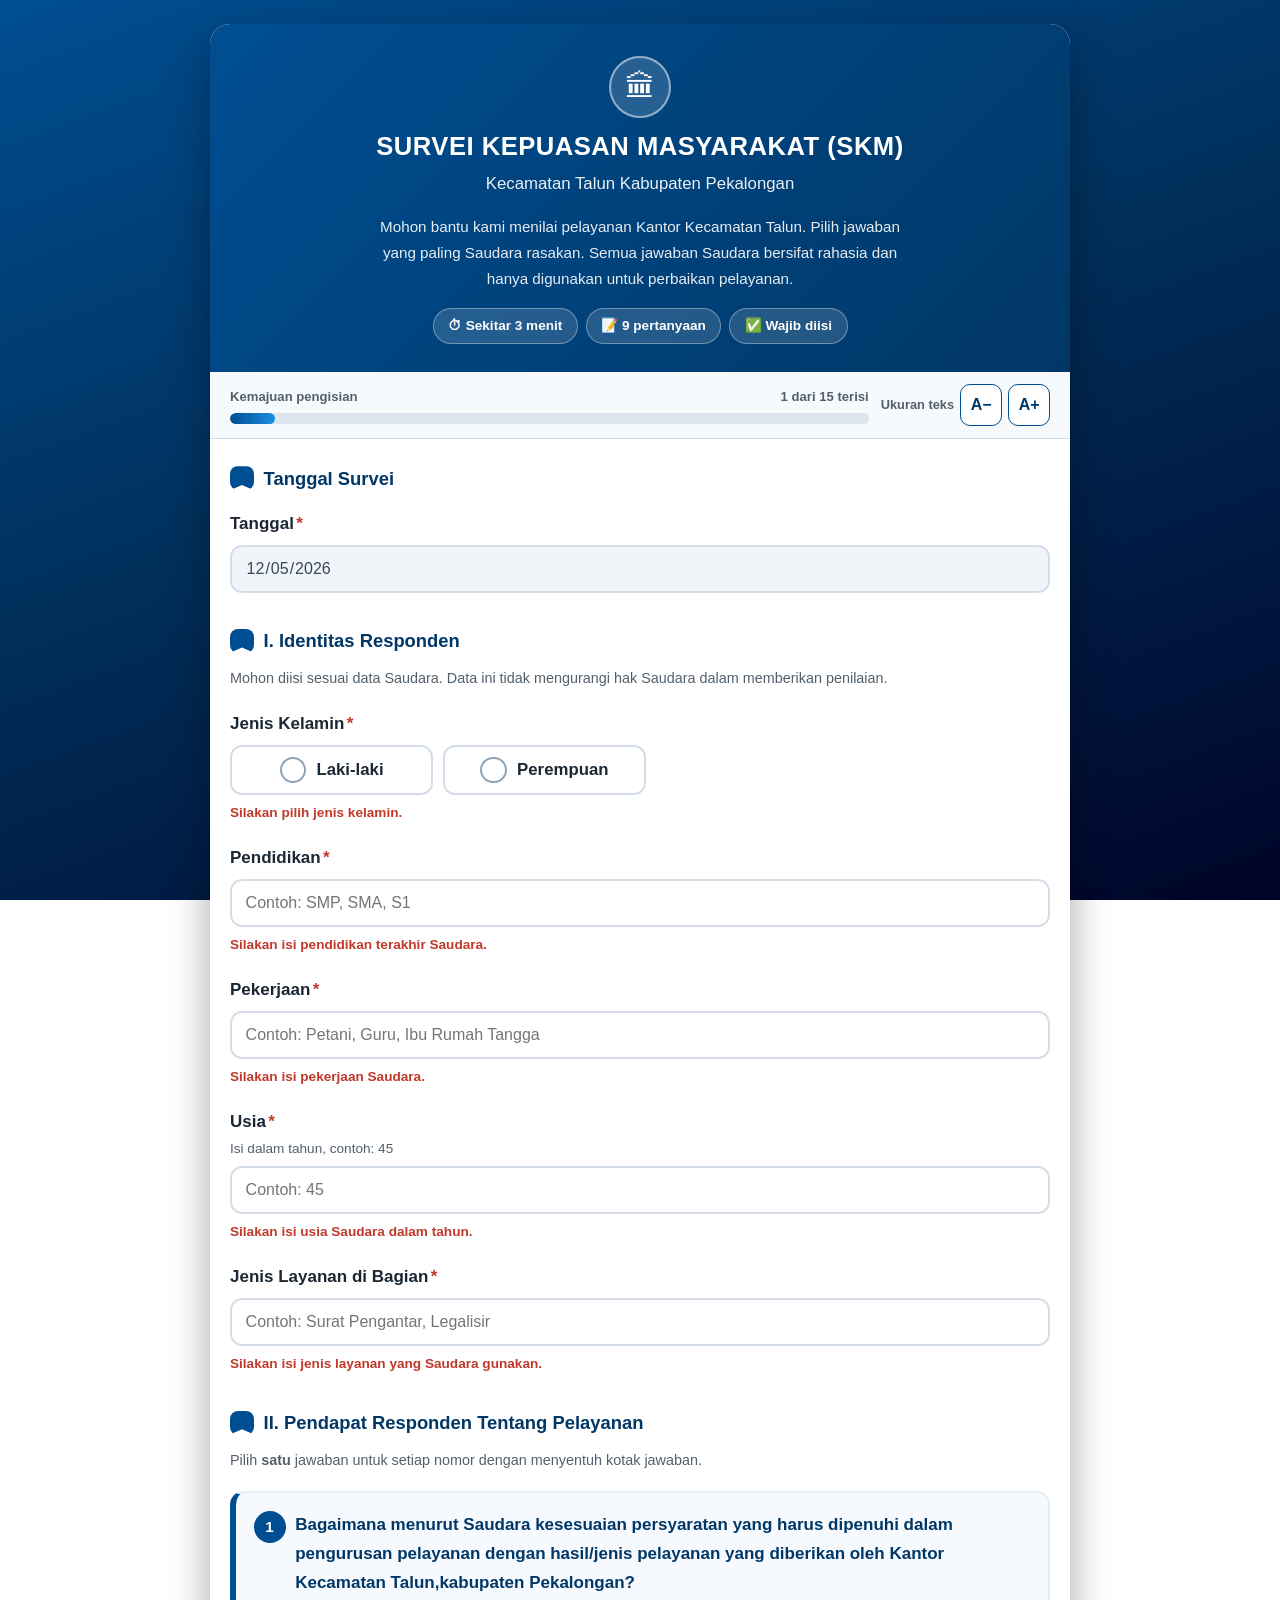
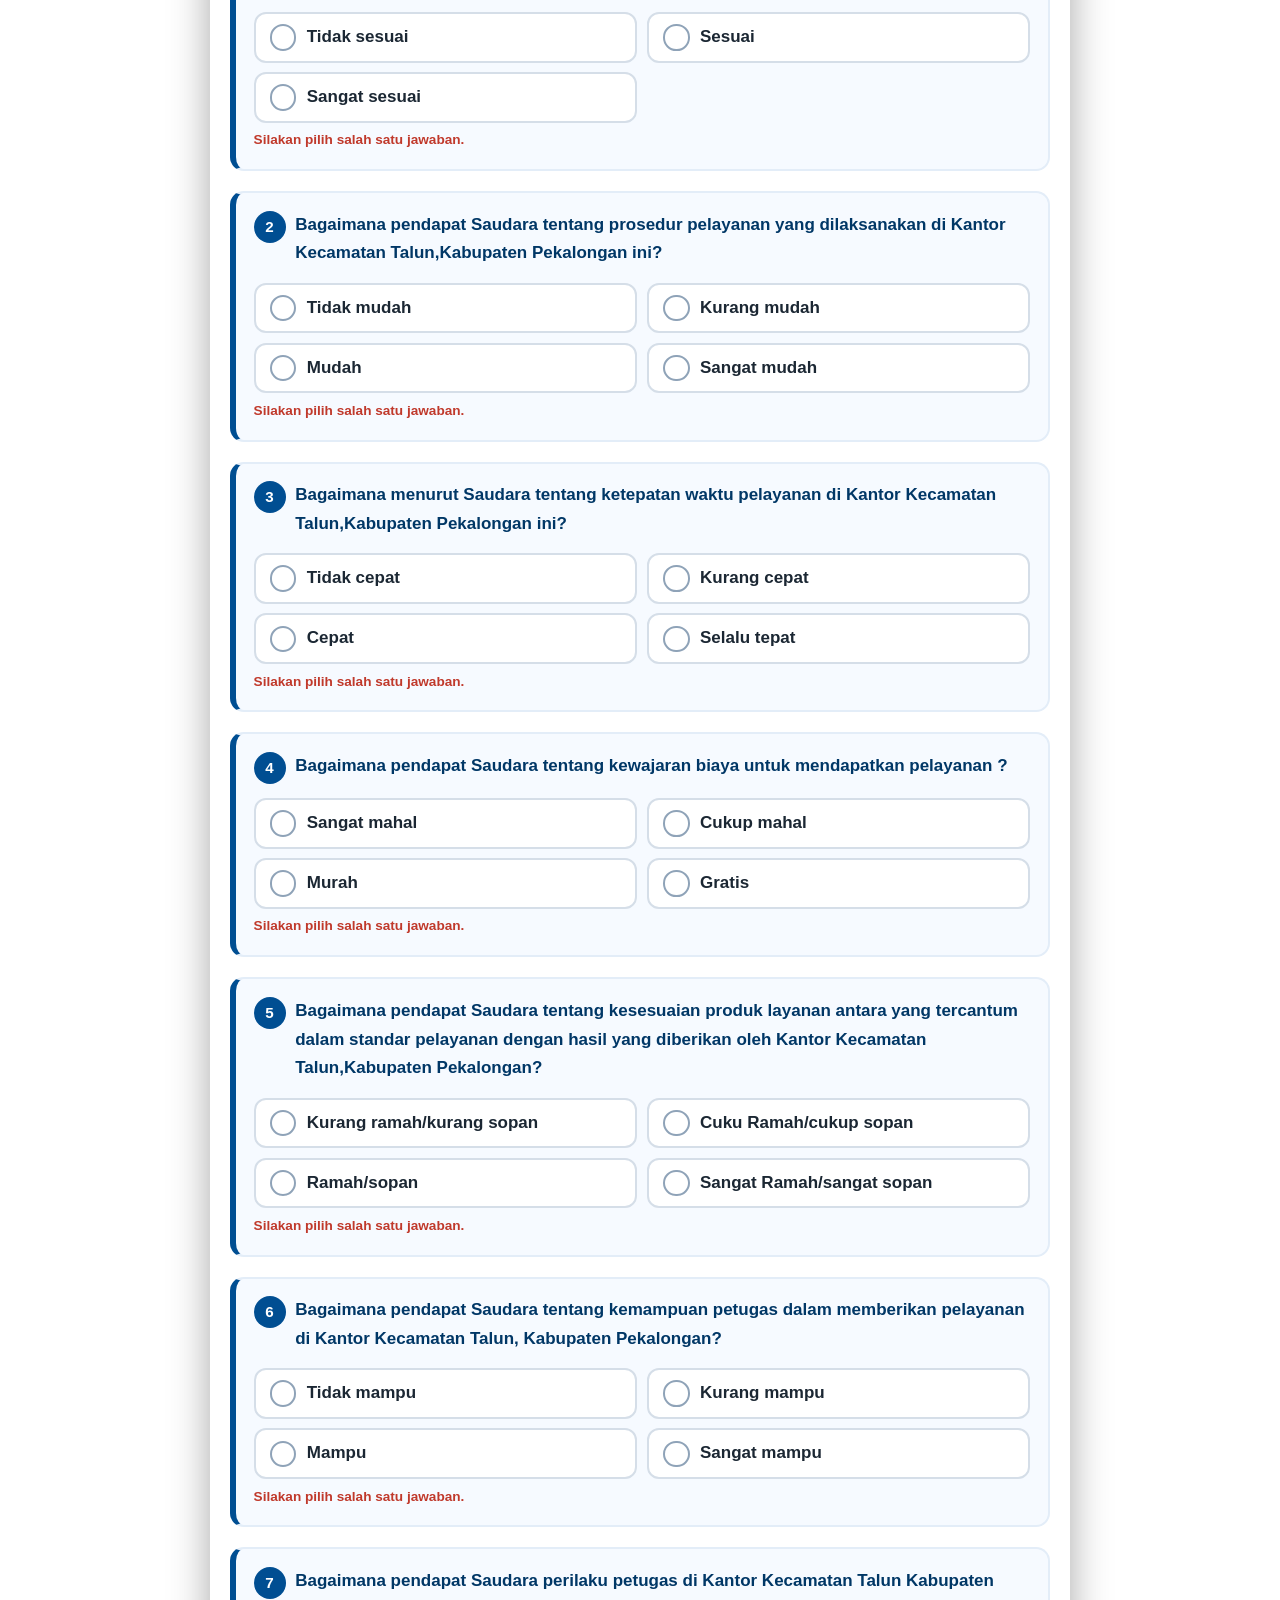
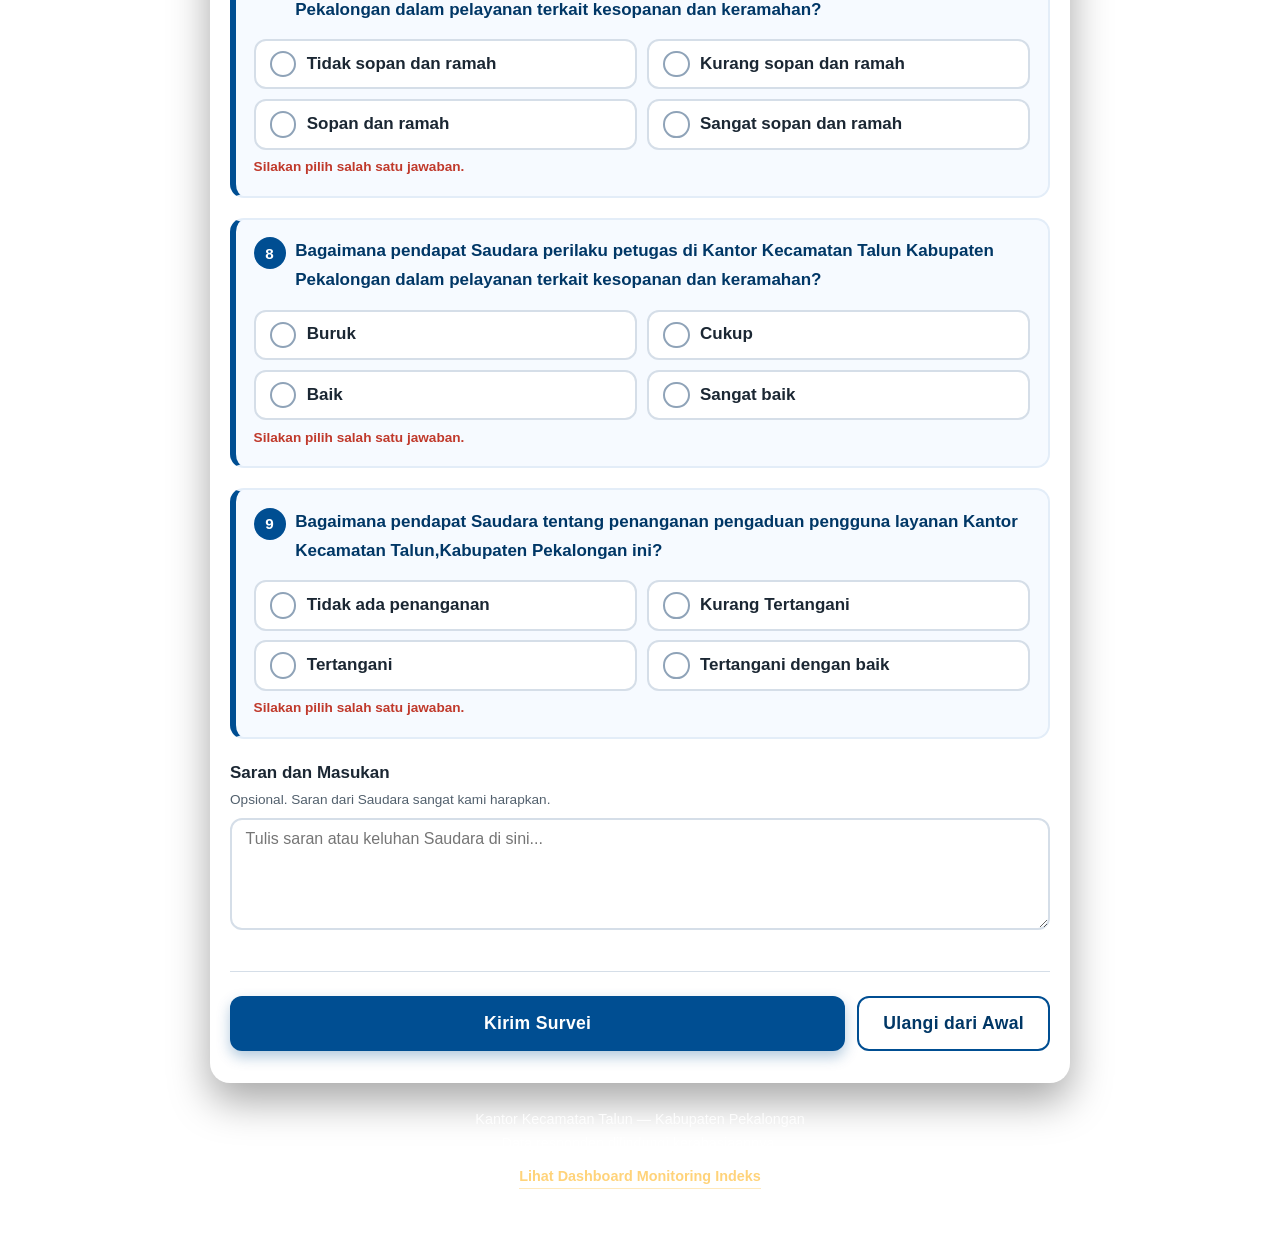
<file: index.html>
<!doctype html>
<html lang="id">
  <head>
    <meta charset="UTF-8" />
    <meta name="viewport" content="width=device-width, initial-scale=1" />
    <meta
      name="description"
      content="Survei Kepuasan Masyarakat Kantor Kecamatan Talun, Kabupaten Pekalongan."
    />
    <title>Survei Kepuasan Masyarakat</title>
    <link rel="stylesheet" href="style.css" />
  </head>
  <body>
    <a class="skip-link" href="#skmForm">Langsung ke isian survei</a>

    <div class="container">
      <header class="header">
        <div class="crest" aria-hidden="true">&#127963;</div>
        <h1>SURVEI KEPUASAN MASYARAKAT (SKM)</h1>
        <h2>Kecamatan Talun Kabupaten Pekalongan</h2>
        <p class="intro">
          Mohon bantu kami menilai pelayanan Kantor Kecamatan Talun. Pilih
          jawaban yang paling Saudara rasakan. Semua jawaban Saudara bersifat
          rahasia dan hanya digunakan untuk perbaikan pelayanan.
        </p>
        <div class="badges">
          <span class="badge">&#9201; Sekitar 3 menit</span>
          <span class="badge">&#128221; 9 pertanyaan</span>
          <span class="badge">&#9989; Wajib diisi</span>
        </div>
      </header>

      <div class="toolbar">
        <div class="progress-wrap">
          <div class="progress-label">
            <span>Kemajuan pengisian</span>
            <span id="progressText">1 dari 15 terisi</span>
          </div>
          <div
            class="bar"
            role="progressbar"
            id="progressBar"
            aria-valuemin="0"
            aria-valuemax="100"
            aria-valuenow="0"
            aria-label="Kemajuan pengisian survei"
          >
            <span id="progressFill"></span>
          </div>
        </div>
        <div class="font-tools">
          <span>Ukuran teks</span>
          <button
            type="button"
            class="font-btn"
            id="fontDown"
            aria-label="Perkecil ukuran teks"
          >
            A&minus;
          </button>
          <button
            type="button"
            class="font-btn"
            id="fontUp"
            aria-label="Perbesar ukuran teks"
          >
            A+
          </button>
        </div>
      </div>

      <form id="skmForm" novalidate>
        <div class="section-title">Tanggal Survei</div>
        <div class="field">
          <label class="field-label" for="tanggal"
            >Tanggal<span class="req" aria-hidden="true">*</span></label
          >
          <input
            type="date"
            id="tanggal"
            name="tanggal"
            required
            readonly
          />
        </div>

        <div class="section-title">I. Identitas Responden</div>
        <div class="section-hint">
          Mohon diisi sesuai data Saudara. Data ini tidak mengurangi hak Saudara
          dalam memberikan penilaian.
        </div>

        <div class="field">
          <div class="field-label" id="jkLabel">
            Jenis Kelamin<span class="req" aria-hidden="true">*</span>
          </div>
          <div class="options options-inline" role="radiogroup" aria-labelledby="jkLabel">
            <label class="opt"
              ><input
                type="radio"
                name="jenis_kelamin"
                value="Laki-laki"
                required
              />
              <span>Laki-laki</span></label
            >
            <label class="opt"
              ><input type="radio" name="jenis_kelamin" value="Perempuan" />
              <span>Perempuan</span></label
            >
          </div>
          <small class="help" hidden>Silakan pilih jenis kelamin.</small>
        </div>

        <div class="field">
          <label for="pendidikan"
            >Pendidikan<span class="req" aria-hidden="true">*</span></label
          >
          <input
            type="text"
            id="pendidikan"
            name="pendidikan"
            placeholder="Contoh: SMP, SMA, S1"
            autocomplete="off"
            required
          />
          <small class="help" hidden>
            Silakan isi pendidikan terakhir Saudara.
          </small>
        </div>

        <div class="field">
          <label for="pekerjaan"
            >Pekerjaan<span class="req" aria-hidden="true">*</span></label
          >
          <input
            type="text"
            id="pekerjaan"
            name="pekerjaan"
            placeholder="Contoh: Petani, Guru, Ibu Rumah Tangga"
            autocomplete="off"
            required
          />
          <small class="help" hidden>
            Silakan isi pekerjaan Saudara.
          </small>
        </div>

        <div class="field">
          <label for="usia"
            >Usia<span class="req" aria-hidden="true">*</span>
            <span class="hint">Isi dalam tahun, contoh: 45</span></label
          >
          <input
            type="number"
            id="usia"
            name="usia"
            min="1"
            max="120"
            inputmode="numeric"
            placeholder="Contoh: 45"
            required
          />
          <small class="help" hidden>
            Silakan isi usia Saudara dalam tahun.
          </small>
        </div>

        <div class="field">
          <label for="jenis_layanan"
            >Jenis Layanan di Bagian<span class="req" aria-hidden="true">*</span></label
          >
          <input
            type="text"
            id="jenis_layanan"
            name="jenis_layanan"
            placeholder="Contoh: Surat Pengantar, Legalisir"
            autocomplete="off"
            required
          />
          <small class="help" hidden>
            Silakan isi jenis layanan yang Saudara gunakan.
          </small>
        </div>

        <div class="section-title">II. Pendapat Responden Tentang Pelayanan</div>
        <div class="section-hint">
          Pilih <strong>satu</strong> jawaban untuk setiap nomor dengan menyentuh
          kotak jawaban.
        </div>

        <div class="question" data-question>
          <div class="q-text">
            <span class="q-num">1</span>
            <span
              >Bagaimana menurut Saudara kesesuaian persyaratan yang harus
              dipenuhi dalam pengurusan pelayanan dengan hasil/jenis pelayanan
              yang diberikan oleh Kantor Kecamatan Talun,kabupaten Pekalongan?</span
            >
          </div>
          <div class="options">
            <label class="opt"
              ><input type="radio" name="q1" value="Tidak sesuai" required />
              <span>Tidak sesuai</span></label
            >
            <label class="opt"
              ><input type="radio" name="q1" value="Sesuai" /> <span>Sesuai</span></label
            >
            <label class="opt"
              ><input type="radio" name="q1" value="Sangat sesuai" />
              <span>Sangat sesuai</span></label
            >
          </div>
          <small class="help" hidden>Silakan pilih salah satu jawaban.</small>
        </div>

        <div class="question" data-question>
          <div class="q-text">
            <span class="q-num">2</span>
            <span
              >Bagaimana pendapat Saudara tentang prosedur pelayanan yang
              dilaksanakan di Kantor Kecamatan Talun,Kabupaten Pekalongan ini?</span
            >
          </div>
          <div class="options">
            <label class="opt"
              ><input type="radio" name="q2" value="Tidak mudah" required />
              <span>Tidak mudah</span></label
            >
            <label class="opt"
              ><input type="radio" name="q2" value="Kurang mudah" />
              <span>Kurang mudah</span></label
            >
            <label class="opt"
              ><input type="radio" name="q2" value="Mudah" /> <span>Mudah</span></label
            >
            <label class="opt"
              ><input type="radio" name="q2" value="Sangat mudah" />
              <span>Sangat mudah</span></label
            >
          </div>
          <small class="help" hidden>Silakan pilih salah satu jawaban.</small>
        </div>

        <div class="question" data-question>
          <div class="q-text">
            <span class="q-num">3</span>
            <span
              >Bagaimana menurut Saudara tentang ketepatan waktu pelayanan di
              Kantor Kecamatan Talun,Kabupaten Pekalongan ini?</span
            >
          </div>
          <div class="options">
            <label class="opt"
              ><input type="radio" name="q3" value="Tidak cepat" required />
              <span>Tidak cepat</span></label
            >
            <label class="opt"
              ><input type="radio" name="q3" value="Kurang cepat" />
              <span>Kurang cepat</span></label
            >
            <label class="opt"
              ><input type="radio" name="q3" value="Cepat" /> <span>Cepat</span></label
            >
            <label class="opt"
              ><input type="radio" name="q3" value="Sangat cepat" />
              <span>Selalu tepat</span></label
            >
          </div>
          <small class="help" hidden>Silakan pilih salah satu jawaban.</small>
        </div>

        <div class="question" data-question>
          <div class="q-text">
            <span class="q-num">4</span>
            <span
              >Bagaimana pendapat Saudara tentang kewajaran biaya untuk
              mendapatkan pelayanan ?</span
            >
          </div>
          <div class="options">
            <label class="opt"
              ><input type="radio" name="q4" value="Sangat mahal" required />
              <span>Sangat mahal</span></label
            >
            <label class="opt"
              ><input type="radio" name="q4" value="Cukup mahal" />
              <span>Cukup mahal</span></label
            >
            <label class="opt"
              ><input type="radio" name="q4" value="Murah" /> <span>Murah</span></label
            >
            <label class="opt"
              ><input type="radio" name="q4" value="Gratis" /> <span>Gratis</span></label
            >
          </div>
          <small class="help" hidden>Silakan pilih salah satu jawaban.</small>
        </div>

        <div class="question" data-question>
          <div class="q-text">
            <span class="q-num">5</span>
            <span
              >Bagaimana pendapat Saudara tentang kesesuaian produk layanan antara
              yang tercantum dalam standar pelayanan dengan hasil yang diberikan
              oleh Kantor Kecamatan Talun,Kabupaten Pekalongan?</span
            >
          </div>
          <div class="options">
            <label class="opt"
              ><input type="radio" name="q5" value="Tidak sesuai" required />
              <span>Kurang ramah/kurang sopan</span></label
            >
            <label class="opt"
              ><input type="radio" name="q5" value="Kurang sesuai" />
              <span>Cuku Ramah/cukup sopan </span></label
            >
            <label class="opt"
              ><input type="radio" name="q5" value="Sesuai" />
              <span>Ramah/sopan</span></label
            >
            <label class="opt"
              ><input type="radio" name="q5" value="Sangat sesuai" />
              <span>Sangat Ramah/sangat sopan</span></label
            >
          </div>
          <small class="help" hidden>Silakan pilih salah satu jawaban.</small>
        </div>

        <div class="question" data-question>
          <div class="q-text">
            <span class="q-num">6</span>
            <span
              >Bagaimana pendapat Saudara tentang kemampuan petugas dalam
              memberikan pelayanan di Kantor Kecamatan Talun, Kabupaten
              Pekalongan?</span
            >
          </div>
          <div class="options">
            <label class="opt"
              ><input type="radio" name="q6" value="Tidak mampu" required />
              <span>Tidak mampu</span></label
            >
            <label class="opt"
              ><input type="radio" name="q6" value="Kurang mampu" />
              <span>Kurang mampu</span></label
            >
            <label class="opt"
              ><input type="radio" name="q6" value="Mampu" /> <span>Mampu</span></label
            >
            <label class="opt"
              ><input type="radio" name="q6" value="Sangat mampu" />
              <span>Sangat mampu</span></label
            >
          </div>
          <small class="help" hidden>Silakan pilih salah satu jawaban.</small>
        </div>

        <div class="question" data-question>
          <div class="q-text">
            <span class="q-num">7</span>
            <span
              >Bagaimana pendapat Saudara perilaku petugas di Kantor Kecamatan
              Talun Kabupaten Pekalongan dalam pelayanan terkait kesopanan dan
              keramahan?</span
            >
          </div>
          <div class="options">
            <label class="opt"
              ><input
                type="radio"
                name="q7"
                value="Tidak sopan dan ramah"
                required
              />
              <span>Tidak sopan dan ramah</span></label
            >
            <label class="opt"
              ><input type="radio" name="q7" value="Kurang sopan dan ramah" />
              <span>Kurang sopan dan ramah</span></label
            >
            <label class="opt"
              ><input type="radio" name="q7" value="Sopan dan ramah" />
              <span>Sopan dan ramah</span></label
            >
            <label class="opt"
              ><input type="radio" name="q7" value="Sangat sopan dan ramah" />
              <span>Sangat sopan dan ramah</span></label
            >
          </div>
          <small class="help" hidden>Silakan pilih salah satu jawaban.</small>
        </div>

        <div class="question" data-question>
          <div class="q-text">
            <span class="q-num">8</span>
            <span
              >Bagaimana pendapat Saudara perilaku petugas di Kantor Kecamatan
              Talun Kabupaten Pekalongan dalam pelayanan terkait kesopanan dan
              keramahan?</span
            >
          </div>
          <div class="options">
            <label class="opt"
              ><input type="radio" name="q8" value="Buruk" required />
              <span>Buruk</span></label
            >
            <label class="opt"
              ><input type="radio" name="q8" value="Cukup" />
              <span>Cukup</span></label
            >
            <label class="opt"
              ><input type="radio" name="q8" value="Baik" /> <span>Baik</span></label
            >
            <label class="opt"
              ><input type="radio" name="q8" value="Sangat baik" />
              <span>Sangat baik</span></label
            >
          </div>
          <small class="help" hidden>Silakan pilih salah satu jawaban.</small>
        </div>

        <div class="question" data-question>
          <div class="q-text">
            <span class="q-num">9</span>
            <span
              >Bagaimana pendapat Saudara tentang penanganan pengaduan pengguna
              layanan Kantor Kecamatan Talun,Kabupaten Pekalongan ini?</span
            >
          </div>
          <div class="options">
            <label class="opt"
              ><input type="radio" name="q9" value="Tidak ada" required />
              <span>Tidak ada penanganan</span></label
            >
            <label class="opt"
              ><input type="radio" name="q9" value="Ada tapi tidak berfungsi" />
              <span>Kurang Tertangani</span></label
            >
            <label class="opt"
              ><input type="radio" name="q9" value="Berfungsi kurang maksimal" />
              <span>Tertangani</span></label
            >
            <label class="opt"
              ><input type="radio" name="q9" value="Dikelola dengan baik" />
              <span>Tertangani dengan baik</span></label
            >
          </div>
          <small class="help" hidden>Silakan pilih salah satu jawaban.</small>
        </div>

        <div class="field">
          <label class="field-label" for="saran"
            >Saran dan Masukan
            <span class="hint"
              >Opsional. Saran dari Saudara sangat kami harapkan.</span
            ></label
          >
          <textarea
            id="saran"
            name="saran"
            rows="4"
            placeholder="Tulis saran atau keluhan Saudara di sini..."
          ></textarea>
        </div>

        <div class="actions">
          <button type="submit" class="btn btn-primary" id="submitBtn">
            Kirim Survei
          </button>
          <button type="button" class="btn btn-ghost" id="clearBtn">
            Ulangi dari Awal
          </button>
        </div>
      </form>

      <p class="success" id="msg" role="status" aria-live="polite"></p>
    </div>

    <dialog class="confirm" id="confirmBox" aria-labelledby="confirmTitle">
      <div class="confirm-head">
        <h2 id="confirmTitle">Periksa Jawaban Saudara</h2>
        <button
          type="button"
          class="confirm-close"
          id="confirmClose"
          aria-label="Tutup pemeriksaan jawaban"
        >
          &times;
        </button>
      </div>
      <div class="confirm-body" id="confirmBody"></div>
      <div class="confirm-foot">
        <p class="confirm-note">
          Belum benar? Tekan <strong>Kembali ke Isian</strong> untuk mengubah
          jawaban.
        </p>
        <div class="confirm-btns">
          <button type="button" class="btn btn-ghost" id="reviewBack">
            Kembali ke Isian
          </button>
          <button type="button" class="btn btn-primary" id="reviewSend">
            Ya, Kirim Survei
          </button>
        </div>
      </div>
    </dialog>

    <p class="footer">
      Kantor Kecamatan Talun &mdash; Kabupaten Pekalongan<br />
      Data responden dilindungi kerahasiaannya.<br />
      <a class="footer-link" href="dashboard.html"
        >Lihat Dashboard Monitoring Indeks</a
      >
    </p>

    <button
      type="button"
      class="to-top"
      id="toTop"
      aria-label="Kembali ke atas"
    >
      &#8593;
    </button>

    <script src="script.js"></script>
  </body>
</html>
</file>
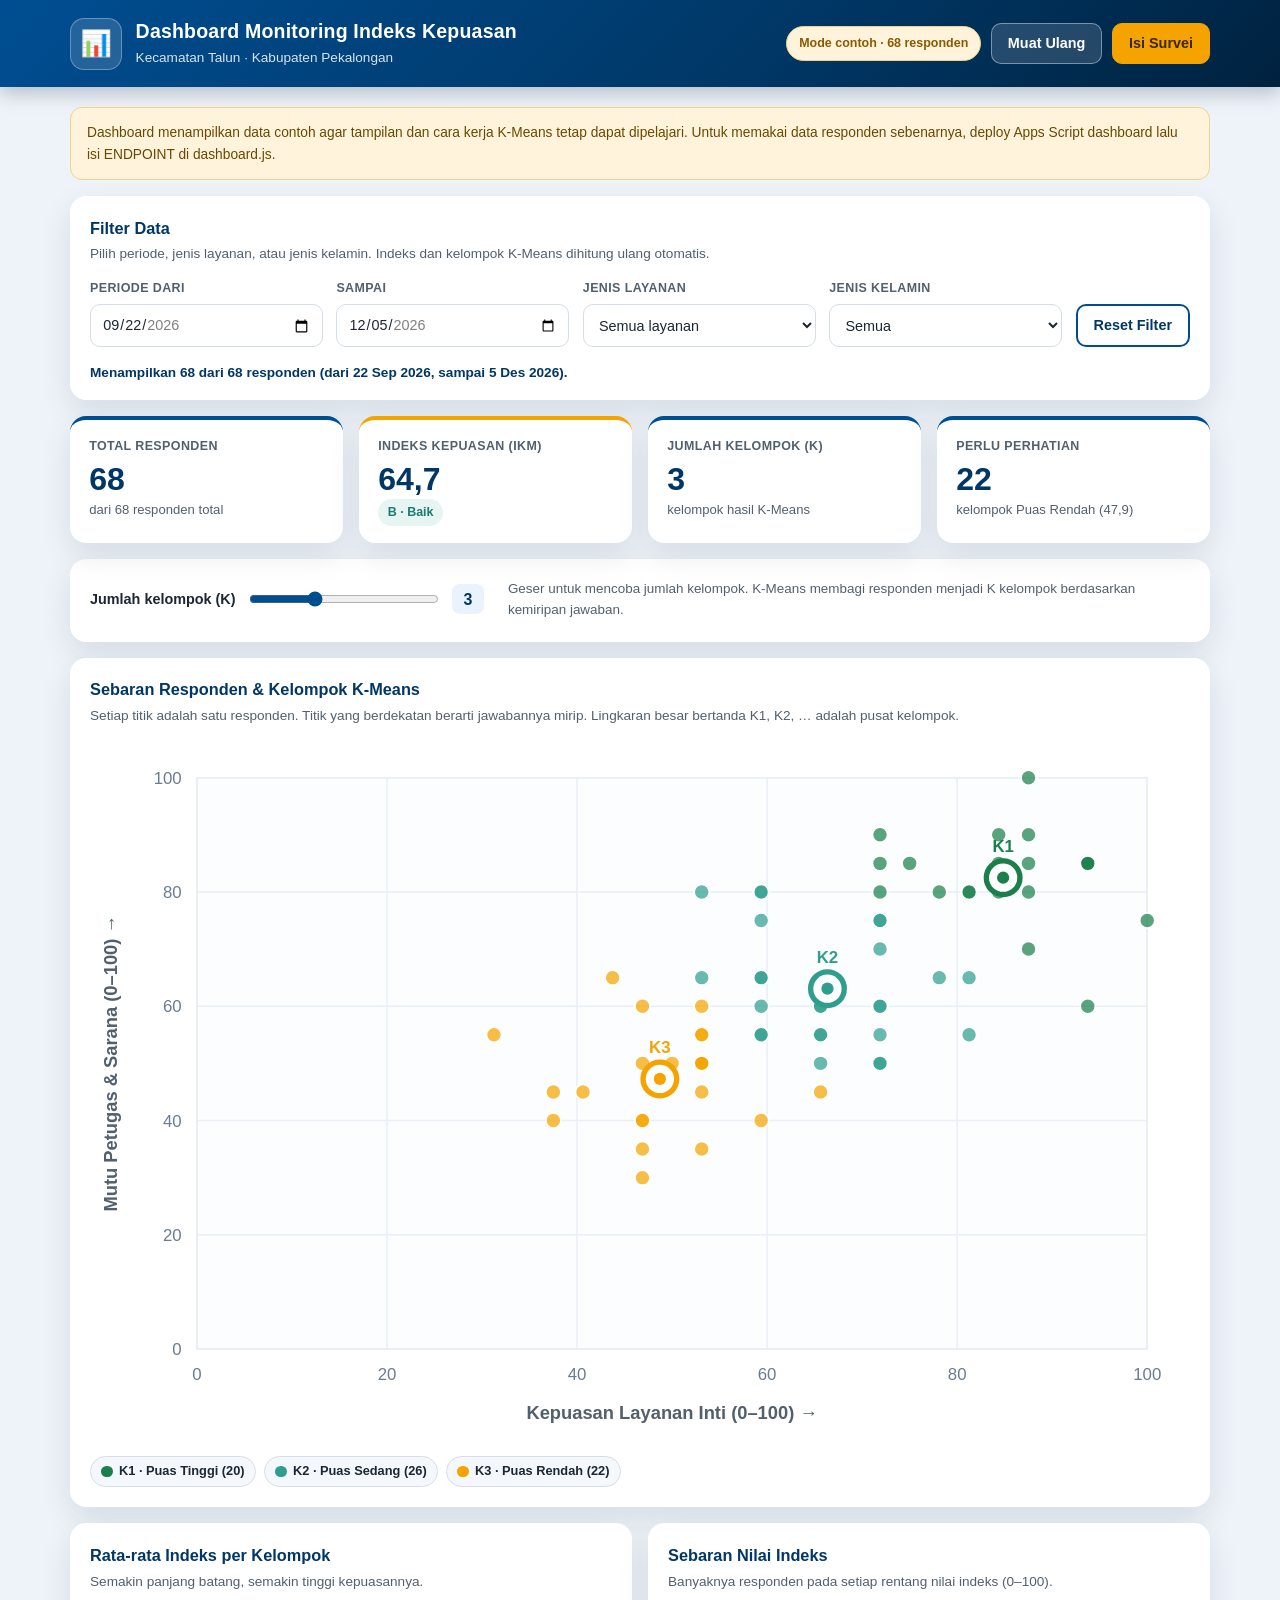
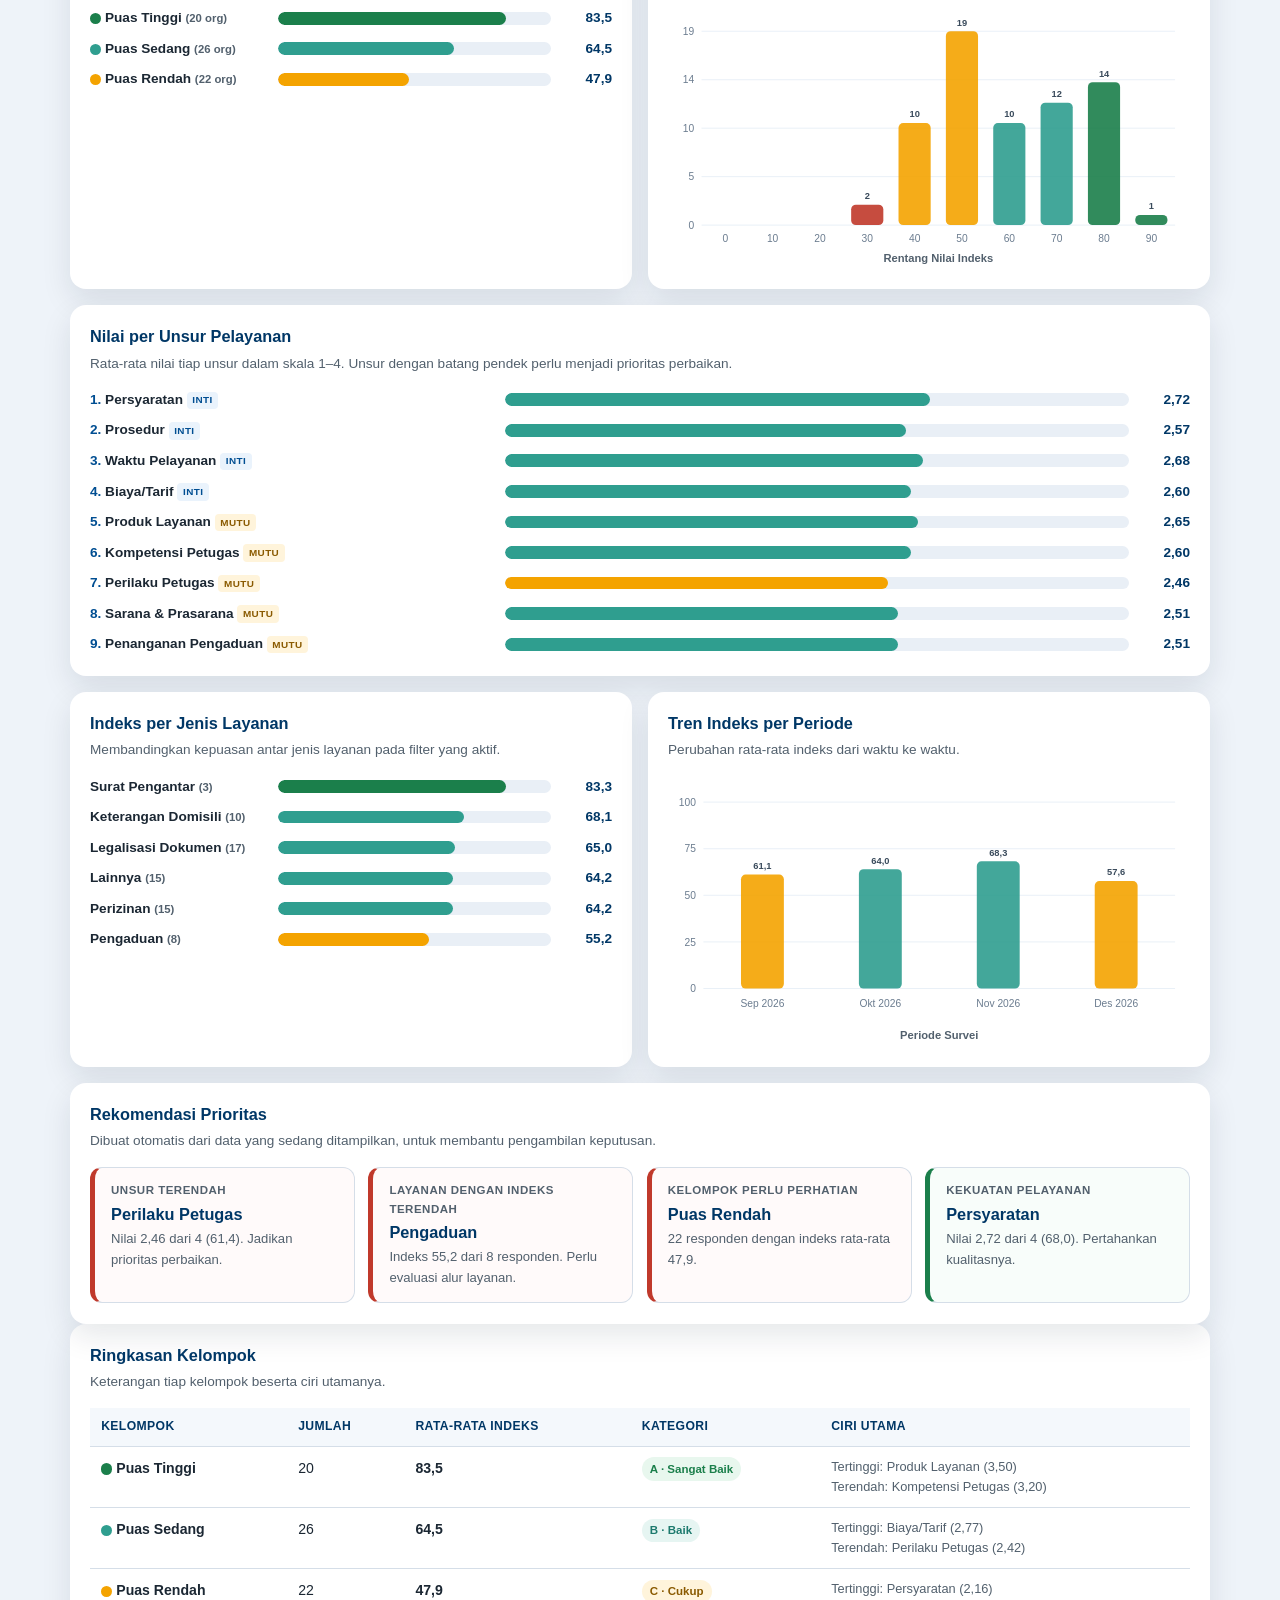
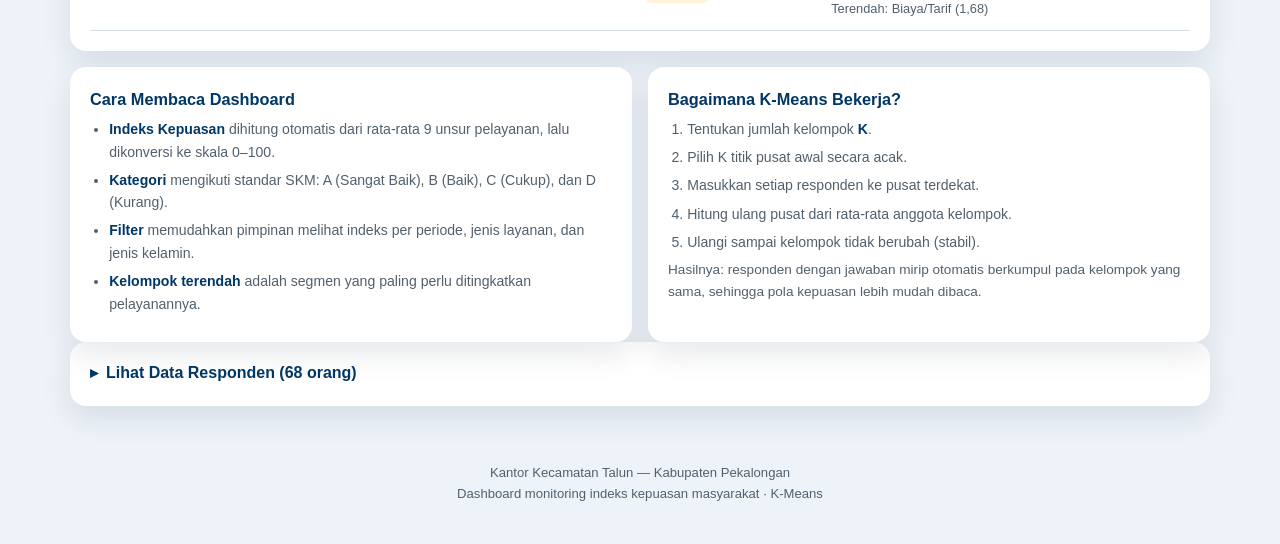
<file: dashboard.html>
<!doctype html>
<html lang="id">
  <head>
    <meta charset="UTF-8" />
    <meta name="viewport" content="width=device-width, initial-scale=1" />
    <meta
      name="description"
      content="Dashboard monitoring indeks kepuasan masyarakat dengan pengelompokan K-Means, Kecamatan Talun Kabupaten Pekalongan."
    />
    <title>Dashboard Monitoring Indeks | K-Means</title>
    <link rel="stylesheet" href="dashboard.css" />
  </head>
  <body>
    <a class="skip-link" href="#main">Langsung ke isi dashboard</a>

    <header class="dash-header">
      <div class="wrap">
        <div class="brand">
          <div class="logo" aria-hidden="true">&#128202;</div>
          <div>
            <h1>Dashboard Monitoring Indeks Kepuasan</h1>
            <p>Kecamatan Talun &middot; Kabupaten Pekalongan</p>
          </div>
        </div>
        <div class="header-actions">
          <span id="sourceBadge" class="source-badge loading">Memuat data&hellip;</span>
          <button type="button" class="btn" id="refreshBtn">Muat Ulang</button>
          <a class="btn primary" href="index.html">Isi Survei</a>
        </div>
      </div>
    </header>

    <main class="wrap" id="main">
      <p class="data-note" id="dataNote" hidden></p>

      <section class="panel filters" aria-label="Filter data">
        <div class="filters-head">
          <h2>Filter Data</h2>
          <p class="muted">
            Pilih periode, jenis layanan, atau jenis kelamin. Indeks dan
            kelompok K-Means dihitung ulang otomatis.
          </p>
        </div>
        <div class="filter-grid">
          <div class="filter">
            <label for="filterFrom">Periode dari</label>
            <input type="date" id="filterFrom" />
          </div>
          <div class="filter">
            <label for="filterTo">Sampai</label>
            <input type="date" id="filterTo" />
          </div>
          <div class="filter">
            <label for="filterService">Jenis Layanan</label>
            <select id="filterService">
              <option value="">Semua layanan</option>
            </select>
          </div>
          <div class="filter">
            <label for="filterGender">Jenis Kelamin</label>
            <select id="filterGender">
              <option value="">Semua</option>
            </select>
          </div>
          <div class="filter filter-actions">
            <button type="button" class="btn-filter" id="resetFilter">
              Reset Filter
            </button>
          </div>
        </div>
        <p class="filter-status" id="filterStatus">Menampilkan semua responden.</p>
      </section>

      <section class="kpis" aria-label="Ringkasan utama">
        <article class="kpi">
          <div class="kpi-label">Total Responden</div>
          <div class="kpi-value" id="kpiTotal">-</div>
          <div class="kpi-sub" id="kpiTotalSub">orang yang dianalisis</div>
        </article>
        <article class="kpi accent">
          <div class="kpi-label">Indeks Kepuasan (IKM)</div>
          <div class="kpi-value" id="kpiIndex">-</div>
          <div class="kpi-sub">
            <span class="kpi-cat" id="kpiIndexCat">-</span>
          </div>
        </article>
        <article class="kpi">
          <div class="kpi-label">Jumlah Kelompok (K)</div>
          <div class="kpi-value" id="kpiK">-</div>
          <div class="kpi-sub">kelompok hasil K-Means</div>
        </article>
        <article class="kpi">
          <div class="kpi-label">Perlu Perhatian</div>
          <div class="kpi-value" id="kpiAttention">-</div>
          <div class="kpi-sub" id="kpiAttentionSub">responden pada kelompok terendah</div>
        </article>
      </section>

      <section class="panel controls" aria-label="Pengaturan analisis">
        <div class="control">
          <label for="kRange">Jumlah kelompok (K)</label>
          <input
            type="range"
            id="kRange"
            min="2"
            max="5"
            step="1"
            value="3"
            aria-describedby="kHelp"
          />
          <output class="k-output" id="kOut" for="kRange">3</output>
        </div>
        <p class="control-help" id="kHelp">
          Geser untuk mencoba jumlah kelompok. K-Means membagi responden menjadi
          K kelompok berdasarkan kemiripan jawaban.
        </p>
      </section>

      <section class="grid">
        <article class="panel wide">
          <h2>Sebaran Responden &amp; Kelompok K-Means</h2>
          <p class="muted">
            Setiap titik adalah satu responden. Titik yang berdekatan berarti
            jawabannya mirip. Lingkaran besar bertanda K1, K2, &hellip; adalah
            pusat kelompok.
          </p>
          <div id="scatter" class="chart-host">
            <div class="loading-box">Menghitung kelompok K-Means&hellip;</div>
          </div>
          <div id="clusterLegend" class="legend"></div>
        </article>

        <article class="panel">
          <h2>Rata-rata Indeks per Kelompok</h2>
          <p class="muted">Semakin panjang batang, semakin tinggi kepuasannya.</p>
          <div id="clusterBars"></div>
        </article>

        <article class="panel">
          <h2>Sebaran Nilai Indeks</h2>
          <p class="muted">
            Banyaknya responden pada setiap rentang nilai indeks (0&ndash;100).
          </p>
          <div id="histogram" class="chart-host"></div>
        </article>

        <article class="panel wide">
          <h2>Nilai per Unsur Pelayanan</h2>
          <p class="muted">
            Rata-rata nilai tiap unsur dalam skala 1&ndash;4. Unsur dengan batang
            pendek perlu menjadi prioritas perbaikan.
          </p>
          <div id="unsurBars"></div>
        </article>

        <article class="panel">
          <h2>Indeks per Jenis Layanan</h2>
          <p class="muted">
            Membandingkan kepuasan antar jenis layanan pada filter yang aktif.
          </p>
          <div id="serviceBars"></div>
        </article>

        <article class="panel">
          <h2>Tren Indeks per Periode</h2>
          <p class="muted">
            Perubahan rata-rata indeks dari waktu ke waktu.
          </p>
          <div id="trendChart" class="chart-host"></div>
        </article>

        <article class="panel wide insights">
          <h2>Rekomendasi Prioritas</h2>
          <p class="muted">
            Dibuat otomatis dari data yang sedang ditampilkan, untuk membantu
            pengambilan keputusan.
          </p>
          <div id="recommendations" class="insight-grid"></div>
        </article>
      </section>

      <section class="panel">
        <h2>Ringkasan Kelompok</h2>
        <p class="muted">Keterangan tiap kelompok beserta ciri utamanya.</p>
        <div class="table-wrap">
          <table>
            <thead>
              <tr>
                <th scope="col">Kelompok</th>
                <th scope="col">Jumlah</th>
                <th scope="col">Rata-rata Indeks</th>
                <th scope="col">Kategori</th>
                <th scope="col">Ciri Utama</th>
              </tr>
            </thead>
            <tbody id="clusterTableBody"></tbody>
          </table>
        </div>
      </section>

      <section class="grid">
        <article class="panel explain">
          <h2>Cara Membaca Dashboard</h2>
          <ul>
            <li>
              <strong>Indeks Kepuasan</strong> dihitung otomatis dari rata-rata
              9 unsur pelayanan, lalu dikonversi ke skala 0&ndash;100.
            </li>
            <li>
              <strong>Kategori</strong> mengikuti standar SKM: A (Sangat Baik),
              B (Baik), C (Cukup), dan D (Kurang).
            </li>
            <li>
              <strong>Filter</strong> memudahkan pimpinan melihat indeks per
              periode, jenis layanan, dan jenis kelamin.
            </li>
            <li>
              <strong>Kelompok terendah</strong> adalah segmen yang paling perlu
              ditingkatkan pelayanannya.
            </li>
          </ul>
        </article>

        <article class="panel explain">
          <h2>Bagaimana K-Means Bekerja?</h2>
          <ol>
            <li>Tentukan jumlah kelompok <strong>K</strong>.</li>
            <li>Pilih K titik pusat awal secara acak.</li>
            <li>Masukkan setiap responden ke pusat terdekat.</li>
            <li>Hitung ulang pusat dari rata-rata anggota kelompok.</li>
            <li>Ulangi sampai kelompok tidak berubah (stabil).</li>
          </ol>
          <p class="muted">
            Hasilnya: responden dengan jawaban mirip otomatis berkumpul pada
            kelompok yang sama, sehingga pola kepuasan lebih mudah dibaca.
          </p>
        </article>
      </section>

      <details class="panel" id="dataPanel">
        <summary id="dataSummary">Lihat Data Responden</summary>
        <div class="table-wrap">
          <table>
            <thead>
              <tr>
                <th scope="col">No</th>
                <th scope="col">Tanggal</th>
                <th scope="col">Jenis Kelamin</th>
                <th scope="col">Usia</th>
                <th scope="col">Layanan</th>
                <th scope="col">Indeks</th>
                <th scope="col">Kategori</th>
                <th scope="col">Kelompok</th>
              </tr>
            </thead>
            <tbody id="dataTableBody"></tbody>
          </table>
        </div>
      </details>
    </main>

    <footer class="dash-footer">
      Kantor Kecamatan Talun &mdash; Kabupaten Pekalongan<br />
      Dashboard monitoring indeks kepuasan masyarakat &middot; K-Means
    </footer>

    <noscript>
      <p class="wrap data-note">
        Dashboard membutuhkan JavaScript untuk menghitung indeks dan kelompok
        K-Means. Silakan aktifkan JavaScript pada peramban Saudara.
      </p>
    </noscript>

    <script src="dashboard.js"></script>
  </body>
</html>
</file>
<file: style.css>
:root {
  --brand: #004e92;
  --brand-dark: #003766;
  --brand-soft: #eaf3fc;
  --accent: #f4a300;
  --ink: #1b2733;
  --ink-soft: #52606d;
  --line: #d5dee8;
  --ok: #1b7f4b;
  --radius: 14px;
  --tap: 3rem;
  --scale: 1;
}

* {
  box-sizing: border-box;
}

html {
  scroll-behavior: smooth;
}

body {
  margin: 0;
  padding: 0 0 3rem;
  font-family: "Segoe UI", Tahoma, Verdana, Arial, sans-serif;
  font-size: calc(1.0625rem * var(--scale));
  line-height: 1.7;
  color: var(--ink);
  background: linear-gradient(160deg, #004e92 0%, #00305c 45%, #000428 100%);
  background-attachment: fixed;
  -webkit-text-size-adjust: 100%;
}

.skip-link {
  position: absolute;
  left: -9999px;
  top: 0;
  background: #fff;
  color: var(--brand-dark);
  padding: 0.75rem 1rem;
  z-index: 99;
}

.skip-link:focus {
  left: 0.5rem;
  top: 0.5rem;
}

.container {
  max-width: 860px;
  margin: 1.5rem auto;
  background: #fff;
  border-radius: 20px;
  box-shadow: 0 18px 40px rgba(0, 0, 0, 0.35);
  overflow: hidden;
}

.header {
  background: linear-gradient(135deg, var(--brand) 0%, var(--brand-dark) 100%);
  color: #fff;
  text-align: center;
  padding: 2rem 1.25rem 1.75rem;
  position: relative;
}

.crest {
  width: 62px;
  height: 62px;
  margin: 0 auto 0.75rem;
  border-radius: 50%;
  background: rgba(255, 255, 255, 0.15);
  border: 2px solid rgba(255, 255, 255, 0.5);
  display: grid;
  place-items: center;
  font-size: 1.9rem;
}

.header h1 {
  margin: 0;
  font-size: calc(1.6rem * var(--scale));
  line-height: 1.3;
  letter-spacing: 0.5px;
}

.header h2 {
  margin: 0.4rem 0 0;
  font-size: calc(1.05rem * var(--scale));
  font-weight: 500;
  opacity: 0.92;
}

.header .intro {
  margin: 1rem auto 0;
  max-width: 34rem;
  font-size: 0.95rem;
  opacity: 0.9;
}

.badges {
  display: flex;
  flex-wrap: wrap;
  gap: 0.5rem;
  justify-content: center;
  margin-top: 1rem;
}

.badge {
  background: rgba(255, 255, 255, 0.14);
  border: 1px solid rgba(255, 255, 255, 0.35);
  border-radius: 999px;
  padding: 0.35rem 0.9rem;
  font-size: 0.85rem;
  font-weight: 600;
}

.toolbar {
  position: sticky;
  top: 0;
  z-index: 20;
  background: #f7fafd;
  border-bottom: 1px solid var(--line);
  padding: 0.75rem 1.25rem;
  display: flex;
  align-items: center;
  gap: 0.75rem;
  flex-wrap: wrap;
}

.progress-wrap {
  flex: 1 1 12rem;
  min-width: 10rem;
}

.progress-label {
  display: flex;
  justify-content: space-between;
  font-size: 0.82rem;
  font-weight: 700;
  color: var(--ink-soft);
  margin-bottom: 0.3rem;
}

.bar {
  height: 0.65rem;
  background: #dde6ef;
  border-radius: 999px;
  overflow: hidden;
}

.bar > span {
  display: block;
  height: 100%;
  width: 0;
  border-radius: 999px;
  background: linear-gradient(90deg, var(--brand), #1c8ee0);
  transition: width 0.3s ease;
}

.font-tools {
  display: flex;
  align-items: center;
  gap: 0.4rem;
}

.font-tools span {
  font-size: 0.8rem;
  font-weight: 700;
  color: var(--ink-soft);
}

.font-btn {
  min-width: 2.6rem;
  height: 2.6rem;
  padding: 0 0.5rem;
  font-size: 1rem;
  font-weight: 700;
  border-radius: 10px;
  border: 1px solid var(--brand);
  background: #fff;
  color: var(--brand-dark);
  cursor: pointer;
}

.font-btn:hover,
.font-btn:focus-visible {
  background: var(--brand-soft);
}

form {
  padding: 1.5rem 1.25rem 2rem;
}

.section-title {
  display: flex;
  align-items: center;
  gap: 0.6rem;
  margin: 2rem 0 1rem;
  font-size: calc(1.15rem * var(--scale));
  font-weight: 800;
  color: var(--brand-dark);
}

.section-title:first-of-type {
  margin-top: 0;
}

.section-title::before {
  content: "";
  flex: 0 0 auto;
  width: 1.5rem;
  height: 1.5rem;
  border-radius: 8px;
  background: var(--brand);
  clip-path: polygon(0 0, 100% 0, 100% 100%, 50% 78%, 0 100%);
}

.section-hint {
  margin: -0.4rem 0 1.2rem;
  font-size: 0.9rem;
  color: var(--ink-soft);
}

.field {
  margin-bottom: 1.25rem;
}

.field > label,
.field-label {
  display: block;
  font-weight: 700;
  margin-bottom: 0.4rem;
}

.req {
  color: #c0392b;
  margin-left: 0.15rem;
}

.hint {
  display: block;
  font-weight: 400;
  font-size: 0.85rem;
  color: var(--ink-soft);
}

input[type="text"],
input[type="number"],
input[type="date"],
select,
textarea {
  width: 100%;
  min-height: var(--tap);
  padding: 0.65rem 0.85rem;
  font-family: inherit;
  font-size: calc(1rem * var(--scale));
  color: var(--ink);
  background: #fff;
  border: 2px solid var(--line);
  border-radius: 12px;
}

textarea {
  min-height: 7rem;
  resize: vertical;
}

input[readonly] {
  background: #f1f5f9;
  color: #33475b;
  cursor: default;
}

input:focus-visible,
select:focus-visible,
textarea:focus-visible {
  outline: 3px solid var(--accent);
  outline-offset: 1px;
  border-color: var(--brand);
}

.question {
  margin-bottom: 1.25rem;
  padding: 1.1rem;
  background: #f6faff;
  border: 2px solid #e3edf8;
  border-radius: var(--radius);
  border-left: 6px solid var(--brand);
}

.question.invalid {
  border-color: #e8a29a;
  border-left-color: #c0392b;
  background: #fff6f5;
}

.field.invalid input,
.field.invalid select,
.field.invalid textarea {
  border-color: #c0392b;
  background: #fff6f5;
}

.q-text {
  display: flex;
  gap: 0.6rem;
  font-weight: 700;
  color: var(--brand-dark);
  margin-bottom: 0.9rem;
}

.q-num {
  flex: 0 0 auto;
  width: 2rem;
  height: 2rem;
  border-radius: 50%;
  background: var(--brand);
  color: #fff;
  font-size: 0.95rem;
  display: grid;
  place-items: center;
}

.options {
  display: grid;
  gap: 0.6rem;
}

@media (min-width: 640px) {
  .options {
    grid-template-columns: 1fr 1fr;
  }
}

.options-inline .opt span {
  justify-content: center;
  font-size: calc(1.05rem * var(--scale));
}

@media (min-width: 640px) {
  .options-inline {
    grid-template-columns: 1fr 1fr;
    max-width: 26rem;
  }
}

.opt {
  display: block;
  position: relative;
  cursor: pointer;
}

.opt input {
  position: absolute;
  opacity: 0;
  width: 1px;
  height: 1px;
}

.opt span {
  display: flex;
  align-items: center;
  gap: 0.65rem;
  min-height: var(--tap);
  padding: 0.55rem 0.9rem;
  background: #fff;
  border: 2px solid var(--line);
  border-radius: 12px;
  font-weight: 600;
  transition: 0.15s ease;
}

.opt span::before {
  content: "";
  flex: 0 0 auto;
  width: 1.4rem;
  height: 1.4rem;
  border: 2px solid #8fa3b8;
  border-radius: 50%;
  background: #fff;
}

.opt:hover span {
  border-color: var(--brand);
  background: var(--brand-soft);
}

.opt input:checked + span {
  border-color: var(--brand);
  background: var(--brand-soft);
  box-shadow: inset 0 0 0 1px var(--brand);
}

.opt input:checked + span::before {
  border-color: var(--brand);
  background: radial-gradient(circle, #fff 0 30%, var(--brand) 32% 100%);
}

.opt input:focus-visible + span {
  outline: 3px solid var(--accent);
  outline-offset: 2px;
}

.help {
  display: block;
  margin-top: 0.35rem;
  font-size: 0.85rem;
  color: #c0392b;
  font-weight: 600;
}

.actions {
  margin-top: 2rem;
  border-top: 1px solid var(--line);
  padding-top: 1.5rem;
  display: flex;
  flex-wrap: wrap;
  gap: 0.75rem;
}

button {
  font-family: inherit;
  cursor: pointer;
}

.btn {
  flex: 1 1 14rem;
  min-height: 3.4rem;
  padding: 0.9rem 1.5rem;
  font-size: calc(1.1rem * var(--scale));
  font-weight: 800;
  letter-spacing: 0.3px;
  border: none;
  border-radius: 12px;
  transition: 0.2s ease;
}

.btn-primary {
  background: var(--brand);
  color: #fff;
  box-shadow: 0 6px 14px rgba(0, 78, 146, 0.3);
}

.btn-primary:hover,
.btn-primary:focus-visible {
  background: var(--brand-dark);
}

.btn-primary[disabled] {
  opacity: 0.65;
  cursor: progress;
}

.btn-ghost {
  flex: 0 0 auto;
  background: #fff;
  color: var(--brand-dark);
  border: 2px solid var(--brand);
}

.btn-ghost:hover,
.btn-ghost:focus-visible {
  background: var(--brand-soft);
}

.success {
  display: none;
  margin: 0 1.25rem 1.5rem;
  padding: 1rem 1.25rem;
  border-radius: var(--radius);
  font-weight: 700;
  text-align: center;
}

.success.show {
  display: block;
  background: #e8f7ee;
  color: var(--ok);
  border: 2px solid #a8dcc0;
}

.success.error {
  background: #fdeeec;
  color: #a5342a;
  border-color: #f0b4ad;
}

.confirm {
  width: min(680px, calc(100vw - 2rem));
  max-height: 90vh;
  padding: 0;
  border: none;
  border-radius: 18px;
  color: var(--ink);
  background: #fff;
  box-shadow: 0 24px 60px rgba(0, 0, 0, 0.45);
  overflow: hidden;
}

.confirm::backdrop {
  background: rgba(6, 26, 48, 0.68);
}

.confirm-head {
  display: flex;
  align-items: center;
  gap: 0.75rem;
  padding: 1.1rem 1.25rem;
  background: linear-gradient(135deg, var(--brand) 0%, var(--brand-dark) 100%);
  color: #fff;
}

.confirm-head h2 {
  margin: 0;
  flex: 1;
  font-size: calc(1.15rem * var(--scale));
  line-height: 1.35;
}

.confirm-close {
  flex: 0 0 auto;
  width: 2.6rem;
  height: 2.6rem;
  font-size: 1.7rem;
  line-height: 1;
  color: #fff;
  background: rgba(255, 255, 255, 0.16);
  border: 1px solid rgba(255, 255, 255, 0.4);
  border-radius: 50%;
}

.confirm-close:hover,
.confirm-close:focus-visible {
  background: rgba(255, 255, 255, 0.32);
}

.confirm-body {
  padding: 1.1rem 1.25rem;
  max-height: 52vh;
  overflow-y: auto;
}

.review-group {
  margin-bottom: 1.1rem;
}

.review-group:last-child {
  margin-bottom: 0;
}

.review-group h3 {
  margin: 0 0 0.4rem;
  font-size: calc(0.95rem * var(--scale));
  color: var(--brand-dark);
  text-transform: uppercase;
  letter-spacing: 0.6px;
}

.review-row {
  display: flex;
  gap: 0.75rem;
  padding: 0.55rem 0;
  border-bottom: 1px dashed var(--line);
  font-size: calc(0.95rem * var(--scale));
}

.review-row:last-child {
  border-bottom: none;
}

.review-row .k {
  flex: 0 0 42%;
  color: var(--ink-soft);
}

.review-row .v {
  flex: 1;
  font-weight: 700;
  color: var(--brand-dark);
  overflow-wrap: anywhere;
}

.confirm-foot {
  padding: 1rem 1.25rem 1.25rem;
  border-top: 1px solid var(--line);
  background: #f7fafd;
}

.confirm-note {
  margin: 0 0 0.75rem;
  font-size: 0.9rem;
  color: var(--ink-soft);
}

.confirm-btns {
  display: flex;
  flex-wrap: wrap;
  gap: 0.75rem;
}

.footer {
  max-width: 860px;
  margin: 0 auto;
  padding: 0 1.25rem;
  color: rgba(255, 255, 255, 0.85);
  text-align: center;
  font-size: 0.9rem;
}

.footer-link {
  display: inline-block;
  margin-top: 0.5rem;
  color: #ffd37a;
  font-weight: 700;
  text-decoration: none;
  border-bottom: 1px solid rgba(255, 211, 122, 0.5);
}

.footer-link:hover,
.footer-link:focus-visible {
  color: #fff;
  border-bottom-color: #fff;
}

.to-top {
  position: fixed;
  right: 1rem;
  bottom: 1rem;
  width: 3.2rem;
  height: 3.2rem;
  border: none;
  border-radius: 50%;
  background: var(--brand);
  color: #fff;
  font-size: 1.3rem;
  box-shadow: 0 8px 18px rgba(0, 0, 0, 0.3);
  opacity: 0;
  visibility: hidden;
  transition: 0.25s ease;
}

.to-top.show {
  opacity: 1;
  visibility: visible;
}

.to-top:hover {
  background: var(--brand-dark);
}

@media (prefers-reduced-motion: reduce) {
  html {
    scroll-behavior: auto;
  }

  * {
    transition: none !important;
  }
}

@media (max-width: 480px) {
  .container {
    margin: 0;
    border-radius: 0;
  }

  .toolbar {
    padding: 0.6rem 1rem;
  }

  form {
    padding: 1.25rem 1rem 1.75rem;
  }

  .question {
    padding: 0.9rem;
  }

  .btn {
    flex-basis: 100%;
  }

  .confirm-body {
    max-height: 46vh;
  }

  .review-row {
    flex-direction: column;
    gap: 0.15rem;
  }

  .review-row .k {
    flex: none;
    font-size: 0.85em;
  }

  .confirm-btns .btn {
    flex-basis: 100%;
  }
}
</file>
<file: dashboard.css>
:root {
  --brand: #004e92;
  --brand-dark: #003766;
  --brand-soft: #eaf3fc;
  --accent: #f4a300;
  --ink: #1b2733;
  --ink-soft: #52606d;
  --line: #d5dee8;
  --bg: #eef3f9;
  --ok: #1b7f4b;
  --radius: 16px;
  --shadow: 0 12px 30px rgba(6, 26, 48, 0.1);
}

* {
  box-sizing: border-box;
}

html {
  scroll-behavior: smooth;
}

body {
  margin: 0;
  font-family: "Segoe UI", Tahoma, Verdana, Arial, sans-serif;
  font-size: 1rem;
  line-height: 1.6;
  color: var(--ink);
  background: var(--bg);
  -webkit-text-size-adjust: 100%;
}

.skip-link {
  position: absolute;
  left: -9999px;
  top: 0;
  background: #fff;
  color: var(--brand-dark);
  padding: 0.75rem 1rem;
  z-index: 99;
}

.skip-link:focus {
  left: 0.5rem;
  top: 0.5rem;
}

.wrap {
  max-width: 1180px;
  margin: 0 auto;
  padding: 0 1.25rem;
}

.dash-header {
  background: linear-gradient(135deg, #004e92 0%, #003766 60%, #00223f 100%);
  color: #fff;
  padding: 1.1rem 0;
  box-shadow: 0 6px 18px rgba(6, 26, 48, 0.25);
}

.dash-header .wrap {
  display: flex;
  align-items: center;
  justify-content: space-between;
  gap: 1rem;
  flex-wrap: wrap;
}

.brand {
  display: flex;
  align-items: center;
  gap: 0.85rem;
}

.logo {
  width: 52px;
  height: 52px;
  border-radius: 14px;
  background: rgba(255, 255, 255, 0.14);
  border: 1px solid rgba(255, 255, 255, 0.3);
  display: grid;
  place-items: center;
  font-size: 1.6rem;
}

.brand h1 {
  font-size: 1.22rem;
  margin: 0;
  line-height: 1.3;
  letter-spacing: 0.2px;
}

.brand p {
  margin: 0.15rem 0 0;
  font-size: 0.85rem;
  opacity: 0.85;
}

.header-actions {
  display: flex;
  align-items: center;
  gap: 0.6rem;
  flex-wrap: wrap;
}

.source-badge {
  font-size: 0.78rem;
  font-weight: 700;
  padding: 0.4rem 0.75rem;
  border-radius: 999px;
  background: rgba(255, 255, 255, 0.16);
  border: 1px solid rgba(255, 255, 255, 0.35);
  white-space: nowrap;
}

.source-badge.live {
  background: #e8f7ee;
  color: #1b7f4b;
  border-color: #a8dcc0;
}

.source-badge.demo {
  background: #fff4db;
  color: #8a5a00;
  border-color: #f2d28a;
}

.btn {
  display: inline-flex;
  align-items: center;
  justify-content: center;
  gap: 0.4rem;
  min-height: 2.6rem;
  padding: 0.5rem 1rem;
  font: inherit;
  font-weight: 700;
  font-size: 0.9rem;
  border-radius: 10px;
  border: 1px solid rgba(255, 255, 255, 0.4);
  background: rgba(255, 255, 255, 0.14);
  color: #fff;
  cursor: pointer;
  text-decoration: none;
  transition: background 0.15s ease;
}

.btn:hover,
.btn:focus-visible {
  background: rgba(255, 255, 255, 0.26);
}

.btn.primary {
  background: var(--accent);
  border-color: var(--accent);
  color: #3a2600;
}

.btn.primary:hover,
.btn.primary:focus-visible {
  background: #ffb81f;
}

.btn[disabled] {
  opacity: 0.6;
  cursor: progress;
}

main.wrap {
  padding-top: 1.25rem;
  padding-bottom: 1rem;
}

.data-note {
  margin: 0 0 1rem;
  padding: 0.85rem 1rem;
  border-radius: 12px;
  background: #fff4db;
  border: 1px solid #f2d28a;
  color: #6b4700;
  font-size: 0.86rem;
}

.panel {
  background: #fff;
  border-radius: var(--radius);
  padding: 1.15rem 1.25rem 1.3rem;
  box-shadow: var(--shadow);
  margin-bottom: 1rem;
}

.panel h2 {
  font-size: 1.02rem;
  margin: 0 0 0.2rem;
  color: var(--brand-dark);
}

.panel .muted {
  font-size: 0.85rem;
  color: var(--ink-soft);
  margin: 0 0 0.9rem;
}

/* Filter */
.filters {
  padding-bottom: 1rem;
}

.filters-head h2 {
  margin-bottom: 0.15rem;
}

.filter-grid {
  display: grid;
  grid-template-columns: repeat(4, minmax(0, 1fr)) auto;
  gap: 0.85rem;
  align-items: end;
}

.filter label {
  display: block;
  font-size: 0.78rem;
  font-weight: 700;
  text-transform: uppercase;
  letter-spacing: 0.4px;
  color: var(--ink-soft);
  margin-bottom: 0.3rem;
}

.filter input,
.filter select {
  width: 100%;
  min-height: 2.7rem;
  padding: 0.5rem 0.7rem;
  font: inherit;
  font-size: 0.9rem;
  color: var(--ink);
  background: #fff;
  border: 1.5px solid var(--line);
  border-radius: 10px;
}

.filter input:focus-visible,
.filter select:focus-visible {
  outline: 3px solid var(--accent);
  outline-offset: 1px;
  border-color: var(--brand);
}

.btn-filter {
  min-height: 2.7rem;
  padding: 0.5rem 1rem;
  font: inherit;
  font-size: 0.9rem;
  font-weight: 700;
  border-radius: 10px;
  border: 2px solid var(--brand);
  background: #fff;
  color: var(--brand-dark);
  cursor: pointer;
  white-space: nowrap;
  transition: background 0.15s ease;
}

.btn-filter:hover,
.btn-filter:focus-visible {
  background: var(--brand-soft);
}

.filter-status {
  margin: 0.9rem 0 0;
  font-size: 0.85rem;
  font-weight: 600;
  color: var(--brand-dark);
}

/* KPI */
.kpis {
  display: grid;
  grid-template-columns: repeat(auto-fit, minmax(200px, 1fr));
  gap: 1rem;
  margin: 0 0 1rem;
}

.kpi {
  background: #fff;
  border-radius: var(--radius);
  padding: 1.1rem 1.2rem;
  box-shadow: var(--shadow);
  border-top: 4px solid var(--brand);
}

.kpi.accent {
  border-top-color: var(--accent);
}

.kpi-label {
  font-size: 0.78rem;
  font-weight: 700;
  letter-spacing: 0.4px;
  text-transform: uppercase;
  color: var(--ink-soft);
}

.kpi-value {
  font-size: 2rem;
  font-weight: 800;
  line-height: 1.15;
  margin: 0.25rem 0 0.1rem;
  color: var(--brand-dark);
}

.kpi-sub {
  font-size: 0.82rem;
  color: var(--ink-soft);
}

.kpi-cat {
  display: inline-block;
  font-size: 0.78rem;
  font-weight: 800;
  padding: 0.2rem 0.6rem;
  border-radius: 999px;
  background: #eef3f9;
  color: var(--ink-soft);
}

.tone-best {
  background: #e8f7ee;
  color: #1b7f4b;
}

.tone-good {
  background: #e6f5f2;
  color: #1d7a6e;
}

.tone-fair {
  background: #fff4db;
  color: #8a5a00;
}

.tone-poor {
  background: #fdeeec;
  color: #a5342a;
}

/* Controls */
.controls {
  display: flex;
  align-items: center;
  gap: 1.5rem;
  flex-wrap: wrap;
}

.control {
  display: flex;
  align-items: center;
  gap: 0.7rem;
}

.control label {
  font-weight: 700;
  font-size: 0.9rem;
}

input[type="range"] {
  width: 190px;
  accent-color: var(--brand);
}

.k-output {
  min-width: 2rem;
  text-align: center;
  font-weight: 800;
  background: var(--brand-soft);
  color: var(--brand-dark);
  border-radius: 8px;
  padding: 0.15rem 0.5rem;
}

.control-help {
  flex: 1 1 18rem;
  margin: 0;
  font-size: 0.84rem;
  color: var(--ink-soft);
}

/* Grid */
.grid {
  display: grid;
  grid-template-columns: repeat(2, minmax(0, 1fr));
  gap: 1rem;
}

.grid .wide {
  grid-column: 1 / -1;
}

.grid .panel {
  margin-bottom: 0;
}

/* Charts */
.chart-host {
  width: 100%;
}

.chart-svg {
  width: 100%;
  height: auto;
  display: block;
}

.axis-text {
  font-size: 11px;
  fill: #6b7c8f;
}

.axis-title {
  font-size: 12px;
  fill: #52606d;
  font-weight: 700;
}

.bar-value {
  font-size: 10px;
  fill: #3a4b5c;
  font-weight: 700;
}

.centroid-label {
  font-size: 11px;
  font-weight: 800;
}

.loading-box {
  padding: 3rem 1rem;
  text-align: center;
  color: var(--ink-soft);
  font-weight: 600;
}

.legend {
  display: flex;
  flex-wrap: wrap;
  gap: 0.5rem;
  margin-top: 0.75rem;
}

.legend-item {
  display: inline-flex;
  align-items: center;
  gap: 0.4rem;
  font-size: 0.8rem;
  font-weight: 600;
  background: #f4f8fc;
  border: 1px solid var(--line);
  border-radius: 999px;
  padding: 0.25rem 0.65rem;
}

.dot {
  display: inline-block;
  width: 0.7rem;
  height: 0.7rem;
  border-radius: 50%;
  flex: 0 0 auto;
  vertical-align: middle;
}

/* Horizontal bars */
.hbar-row {
  display: grid;
  grid-template-columns: minmax(9rem, 1.3fr) minmax(4rem, 2fr) 3.2rem;
  align-items: center;
  gap: 0.6rem;
  margin-bottom: 0.55rem;
  font-size: 0.85rem;
}

.hbar-row:last-child {
  margin-bottom: 0;
}

.hbar-label {
  color: var(--ink);
  font-weight: 600;
}

.hbar-label b {
  color: var(--brand);
}

.hbar-label small {
  color: var(--ink-soft);
  font-weight: 600;
}

.hbar-track {
  height: 0.8rem;
  background: #e9eff6;
  border-radius: 999px;
  overflow: hidden;
}

.hbar-track > span {
  display: block;
  height: 100%;
  border-radius: 999px;
  transition: width 0.45s ease;
}

.hbar-value {
  text-align: right;
  font-weight: 800;
  color: var(--brand-dark);
}

.tag {
  display: inline-block;
  font-size: 0.62rem;
  font-weight: 800;
  letter-spacing: 0.4px;
  text-transform: uppercase;
  padding: 0.05rem 0.35rem;
  border-radius: 4px;
  background: var(--brand-soft);
  color: var(--brand);
  vertical-align: middle;
}

.tag-mutu {
  background: #fff4db;
  color: #8a5a00;
}

/* Insights */
.insight-grid {
  display: grid;
  grid-template-columns: repeat(auto-fit, minmax(230px, 1fr));
  gap: 0.85rem;
}

.insight-card {
  border: 1px solid var(--line);
  border-left: 5px solid var(--brand);
  border-radius: 12px;
  padding: 0.85rem 1rem;
  background: #fbfdff;
}

.insight-card.warn {
  border-left-color: #c0392b;
  background: #fffafa;
}

.insight-card.good {
  border-left-color: var(--ok);
  background: #f8fdfa;
}

.insight-card .insight-title {
  font-size: 0.72rem;
  font-weight: 800;
  letter-spacing: 0.5px;
  text-transform: uppercase;
  color: var(--ink-soft);
  margin-bottom: 0.2rem;
}

.insight-card .insight-main {
  font-size: 1.02rem;
  font-weight: 800;
  color: var(--brand-dark);
  line-height: 1.35;
}

.insight-card .insight-desc {
  font-size: 0.82rem;
  color: var(--ink-soft);
  margin-top: 0.2rem;
}

/* Tables */
.table-wrap {
  overflow-x: auto;
}

table {
  width: 100%;
  border-collapse: collapse;
  font-size: 0.88rem;
}

th,
td {
  padding: 0.6rem 0.7rem;
  text-align: left;
  border-bottom: 1px solid var(--line);
  vertical-align: top;
}

th {
  background: #f4f8fc;
  color: var(--brand-dark);
  font-size: 0.76rem;
  text-transform: uppercase;
  letter-spacing: 0.4px;
  white-space: nowrap;
}

tbody tr:hover {
  background: #f9fbfe;
}

td.small {
  font-size: 0.8rem;
  color: var(--ink-soft);
}

.pill {
  display: inline-block;
  font-size: 0.72rem;
  font-weight: 800;
  padding: 0.15rem 0.5rem;
  border-radius: 999px;
  white-space: nowrap;
}

/* Explanations */
.explain ul,
.explain ol {
  margin: 0.4rem 0 0;
  padding-left: 1.2rem;
  font-size: 0.88rem;
  color: var(--ink-soft);
}

.explain li {
  margin-bottom: 0.35rem;
}

.explain strong {
  color: var(--brand-dark);
}

/* Details */
details.panel summary {
  cursor: pointer;
  font-weight: 800;
  color: var(--brand-dark);
  list-style: none;
  display: flex;
  align-items: center;
  gap: 0.5rem;
}

details.panel summary::-webkit-details-marker {
  display: none;
}

details.panel summary::before {
  content: "\25B8";
  transition: transform 0.2s ease;
}

details.panel[open] summary::before {
  transform: rotate(90deg);
}

details.panel .table-wrap {
  margin-top: 1rem;
  max-height: 26rem;
  overflow: auto;
}

details.panel .table-wrap thead th {
  position: sticky;
  top: 0;
  z-index: 1;
}

.dash-footer {
  text-align: center;
  color: var(--ink-soft);
  font-size: 0.82rem;
  padding: 1.5rem 1rem 2.5rem;
}

@media (max-width: 980px) {
  .filter-grid {
    grid-template-columns: repeat(2, minmax(0, 1fr));
  }

  .filter-actions {
    grid-column: 1 / -1;
  }

  .grid {
    grid-template-columns: 1fr;
  }

  .grid .wide {
    grid-column: auto;
  }
}

@media (max-width: 560px) {
  .brand h1 {
    font-size: 1.02rem;
  }

  .brand p {
    font-size: 0.78rem;
  }

  .kpi-value {
    font-size: 1.7rem;
  }

  .filter-grid {
    grid-template-columns: 1fr;
  }

  .control {
    width: 100%;
    flex-wrap: wrap;
  }

  input[type="range"] {
    flex: 1 1 8rem;
    width: auto;
  }

  .hbar-row {
    grid-template-columns: 1fr auto;
    grid-template-areas:
      "label value"
      "track track";
    gap: 0.15rem 0.5rem;
  }

  .hbar-label {
    grid-area: label;
  }

  .hbar-value {
    grid-area: value;
  }

  .hbar-track {
    grid-area: track;
  }
}

@media (prefers-reduced-motion: reduce) {
  html {
    scroll-behavior: auto;
  }

  * {
    transition: none !important;
  }
}
</file>
